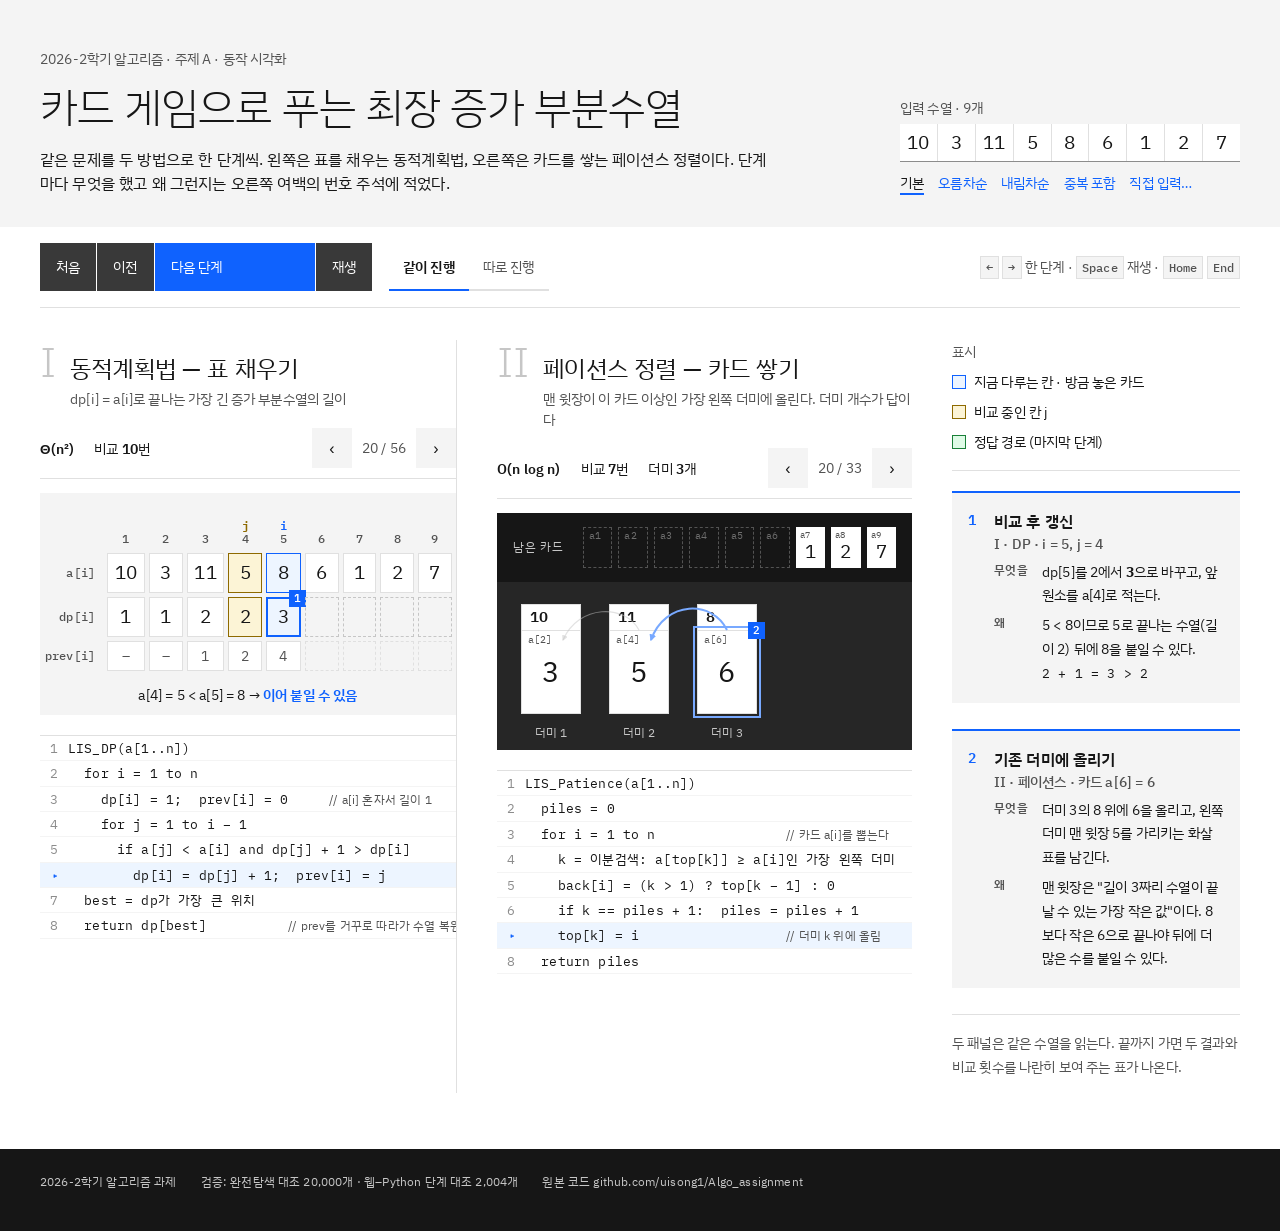
<file: mocks/ibm-carbon.html>
<!doctype html>
<html lang="ko">
<head>
<meta charset="utf-8">
<meta name="viewport" content="width=device-width, initial-scale=1">
<title>시안 · IBM Carbon 스타일</title>
<!-- 시안: 정적 화면. 상태 = DP 20/56(i=5, j=4 갱신), 페이션스 20/33(카드 6을 더미 3에) -->
<link rel="preconnect" href="https://fonts.googleapis.com">
<link rel="stylesheet" href="https://fonts.googleapis.com/css2?family=IBM+Plex+Sans+KR:wght@300;400;500;600;700&family=IBM+Plex+Mono:wght@400;500&display=swap">
<style>
:root {
  /* palette.mjs --seed 211.1 --chroma balanced --harmony mono (DESIGN.md) */
  --neutral-1: #fcfdfd; --neutral-2: #f7f9f9; --neutral-3: #eef1f2; --neutral-4: #e4e9ea;
  --neutral-5: #d8dfe1; --neutral-6: #cbd4d6; --neutral-7: #bbc6c8; --neutral-8: #a1adb0;
  --neutral-11: #5d6567; --neutral-12: #2a2f30;
  --accent-2: #f2fbfd; --accent-3: #e0f5f9; --accent-5: #78a9ff; --accent-8: #67b9c9;
  --accent-11: #356d77; --accent-12: #163338;
  --warning-3: #f9f0dd; --warning-9: #dbb155; --warning-11: #76602f;
  --background: var(--neutral-1); --surface: var(--neutral-2);
  --border-subtle: var(--neutral-6); --border: var(--neutral-7); --border-strong: var(--neutral-8);
  --text-secondary: var(--neutral-11); --text: var(--neutral-12);
  /* 데이터 전용 */
  --mark-i: var(--accent-11); --mark-i-bg: var(--accent-3);
  --mark-j: var(--warning-11); --mark-j-bg: var(--warning-3);
  --mark-path: #a8445e; --mark-path-bg: #f8e6eb;
  --felt: #2e4a3e; --felt-deep: #24392f; --card: #fbfaf6;
  /* 글꼴 */
  --display: "IBM Plex Sans KR", "Apple SD Gothic Neo", sans-serif;
  --sans: "IBM Plex Sans KR", "Apple SD Gothic Neo", sans-serif;
  --mono: "IBM Plex Mono", ui-monospace, Menlo, "IBM Plex Sans KR", monospace;
  /* 1.25 스케일 */
  --t-xs: 12px; --t-s: 13.5px; --t-m: 15px; --t-l: 18.75px; --t-xl: 23.4px; --t-2xl: 29.3px; --t-3xl: 36.6px;
  --ease: cubic-bezier(.2,.7,.2,1);
}
* { box-sizing: border-box; }
html { background: var(--background); }
body { margin: 0; color: var(--text); font: 400 var(--t-m)/1.65 var(--sans); font-feature-settings: "tnum"; }
.wrap { max-width: 1440px; margin: 0 auto; padding: 0 40px; }
.caps { font-size: var(--t-xs); letter-spacing: .08em; color: var(--text-secondary); font-weight: 500; }

/* ── 머리말 ─────────────────────────── */
.mast { display: grid; grid-template-columns: 1fr 340px; gap: 48px; align-items: end;
        padding: 40px 0 24px; border-bottom: 1px solid var(--text); }
.mast h1 { font: 700 var(--t-3xl)/1.25 var(--display); margin: 8px 0 10px; letter-spacing: -.02em; }
.mast .lede { margin: 0; color: var(--text-secondary); max-width: 46em; }
.input .seq { display: flex; gap: 0; margin: 6px 0 10px; border-top: 1px solid var(--border-subtle); border-bottom: 1px solid var(--border-subtle); }
.input .seq span { flex: 1; text-align: center; font: 500 var(--t-l)/2 var(--sans); }
.input .seq span + span { border-left: 1px solid var(--border-subtle); }
.presets { display: flex; flex-wrap: wrap; gap: 4px 14px; font-size: var(--t-s); }
.presets a { color: var(--text-secondary); text-decoration: none; border-bottom: 1px solid transparent; }
.presets a[aria-current] { color: var(--text); border-bottom-color: var(--text); }

/* ── 조작 막대 ───────────────────────── */
.controls { display: flex; align-items: center; gap: 12px; padding: 12px 0; border-bottom: 1px solid var(--border-subtle); }
.btn { font: 500 var(--t-m)/1 var(--sans); padding: 12px 18px; min-height: 44px; border: 1px solid var(--border); background: var(--background); color: var(--text); cursor: pointer; }
.btn.primary { background: var(--text); color: var(--neutral-1); border-color: var(--text); }
.btn:focus-visible { outline: 2px solid var(--accent-11); outline-offset: 2px; }
.seg { display: inline-flex; margin-left: 12px; }
.seg .btn { padding: 12px 14px; font-size: var(--t-s); }
.seg .btn + .btn { border-left: 0; }
.seg .btn[aria-pressed="true"] { background: var(--neutral-3); }
.controls .hint { margin-left: auto; font-size: var(--t-s); color: var(--text-secondary); }
kbd { font: 500 11.5px/1 var(--mono); border: 1px solid var(--border); padding: 3px 5px; background: var(--surface); }

/* ── 원고: 두 패널 + 여백 ───────────────── */
.sheet { display: grid; grid-template-columns: minmax(0,1fr) minmax(0,1fr) 288px; column-gap: 40px; padding: 32px 0 56px; }
.pane { min-width: 0; }
.pane + .pane { padding-left: 40px; border-left: 1px solid var(--border-subtle); margin-left: -40px; }
.pane header { display: grid; grid-template-columns: auto 1fr; column-gap: 14px; align-items: baseline; }
.pane .numeral { font: 700 var(--t-2xl)/1 var(--display); color: var(--border-strong); grid-row: span 2; }
.pane h2 { font: 600 var(--t-xl)/1.25 var(--display); margin: 0; }
.pane .def { margin: 4px 0 0; font-size: var(--t-s); color: var(--text-secondary); }
.meta { display: flex; flex-wrap: wrap; gap: 8px 20px; align-items: baseline; margin: 18px 0 14px; padding-bottom: 10px; border-bottom: 1px solid var(--border-subtle); font-size: var(--t-s); }
.meta b { font-weight: 600; } .meta > span { white-space: nowrap; }
.meta .big { font-family: var(--sans); font-weight: 600; font-size: var(--t-s); color: var(--text); }
.meta .step { margin-left: auto; display: flex; gap: 10px; align-items: center; color: var(--text-secondary); }
.meta .step button { font: 400 16px/1 var(--sans); border: 1px solid var(--border-subtle); background: none; width: 32px; height: 32px; cursor: pointer; color: var(--text); }

/* DP 표 */
.dp { position: relative; padding: 14px 0 6px;
      background-image: linear-gradient(var(--neutral-3) 1px, transparent 1px), linear-gradient(90deg, var(--neutral-3) 1px, transparent 1px);
      background-size: 12px 12px; background-position: -1px -1px; }
.dp table { border-collapse: separate; border-spacing: 4px; margin: 0 auto; }
.dp th { font: 500 var(--t-xs)/1 var(--mono); color: var(--text-secondary); text-align: right; padding-right: 8px; white-space: nowrap; }
.dp thead th { text-align: center; padding: 0 0 4px; font-family: var(--sans); }
.dp thead .ij { display: block; height: 16px; font: 600 var(--t-xs)/16px var(--mono); }
.dp td { position: relative; width: 44px; height: 40px; text-align: center; background: var(--background); border: 1px solid var(--border);
         font: 500 var(--t-l)/1 var(--sans); transition: background 120ms var(--ease), border-color 120ms var(--ease); }
.dp tr.prev td { height: 30px; font-size: var(--t-s); color: var(--text-secondary); border-color: var(--border-subtle); }
.dp td.empty { border: 1px dashed var(--border-subtle); background: transparent; color: var(--border); }
.dp td.j { background: var(--mark-j-bg); border-color: var(--mark-j); }
.dp td.i { background: var(--mark-i-bg); border-color: var(--mark-i); }
.dp td.i.hot { border-width: 2px; }
.dp .rel { text-align: center; margin: 10px 0 0; font-size: var(--t-s); }
.dp .rel .ok { color: var(--mark-i); font-weight: 600; }
.fn { position: absolute; top: -9px; right: -7px; min-width: 17px; height: 17px; padding: 0 4px; background: var(--mark-i); color: #fff;
      font: 600 11px/17px var(--sans); text-align: center; }
.ij .j { color: var(--mark-j); } .ij .i { color: var(--mark-i); }

/* 페이션스: 펠트 테이블 */
.table { background: var(--felt); color: #e8efe9; }
.deck { display: grid; grid-template-columns: 64px repeat(9, 1fr); gap: 6px; align-items: center; padding: 14px 16px; background: var(--felt-deep); }
.deck .lbl { font-size: var(--t-xs); letter-spacing: .06em; color: #b9c9be; }
.slot { aspect-ratio: 5/7; border: 1px dashed rgba(232,239,233,.28); border-radius: 3px; position: relative; }
.slot .ix { position: absolute; top: 3px; left: 5px; font: 400 10px/1 var(--mono); color: rgba(198,198,198,.5); }
.mini { aspect-ratio: 5/7; background: var(--card); color: var(--text); border-radius: 3px; display: grid; place-items: center; position: relative;
        font: 700 var(--t-l)/1 var(--display); padding-top: 8px; box-shadow: 0 1px 2px rgba(20,40,32,.35); }
.mini .ix { position: absolute; top: 3px; left: 4px; font: 400 9px/1 var(--mono); color: var(--text-secondary); }
.piles { position: relative; height: 168px; padding: 22px 24px 0; }
.pile { position: absolute; top: 22px; width: 60px; }
.card { position: absolute; left: 0; width: 60px; height: 84px; background: var(--card); color: var(--text); border-radius: 3px;
        box-shadow: 0 1px 0 rgba(20,40,32,.25), 0 4px 10px rgba(20,40,32,.28); }
.card .v { position: absolute; inset: 0; display: grid; place-items: center; font: 700 var(--t-2xl)/1 var(--display); }
.card .ix { position: absolute; top: 4px; left: 6px; font: 400 10px/1 var(--mono); color: var(--text-secondary); }
.card.buried .v { place-items: start; padding: 4px 0 0 8px; font-size: var(--t-m); }
.card.buried .ix { display: none; }
.card.new { outline: 2px solid var(--accent-5); outline-offset: 2px; }
.card .fn { top: -9px; right: -9px; }
.pile .cap { position: absolute; top: 120px; width: 60px; text-align: center; font-size: var(--t-xs); color: #b9c9be; }
.arrows { position: absolute; left: 0; top: 0; overflow: visible; pointer-events: none; }

/* 의사코드 */
.code { overflow-x: auto; margin: 20px 0 0; padding: 0; list-style: none; font: 400 12.5px/1.95 var(--mono); border-top: 1px solid var(--border-subtle); counter-reset: ln; }
.code li { display: grid; grid-template-columns: 28px 1fr; counter-increment: ln; border-bottom: 1px solid var(--neutral-3); white-space: pre; overflow: hidden; }
.code li::before { content: counter(ln); color: var(--border-strong); text-align: right; padding-right: 10px; }
.code li.on { background: var(--accent-2); }
.code li.on::before { content: "▸"; color: var(--mark-i); }
.code em { font-style: normal; color: var(--text-secondary); font-family: var(--sans); font-size: 12px; }

/* 여백 주석 */
.notes { font-size: var(--t-s); line-height: 1.7; }
.notes .legend { display: grid; gap: 6px; padding-bottom: 16px; margin-bottom: 20px; border-bottom: 1px solid var(--border-subtle); }
.sw { display: inline-block; width: 14px; height: 14px; vertical-align: -2px; margin-right: 8px; border: 1px solid; }
.sw.i { background: var(--mark-i-bg); border-color: var(--mark-i); }
.sw.j { background: var(--mark-j-bg); border-color: var(--mark-j); }
.sw.p { background: var(--mark-path-bg); border-color: var(--mark-path); }
.note { display: grid; grid-template-columns: 26px 1fr; margin-bottom: 26px; }
.note .num { font: 600 var(--t-s)/1.7 var(--sans); color: var(--mark-i); }
.note h3 { margin: 0 0 6px; font: 600 var(--t-m)/1.5 var(--sans); }
.note h3 small { display: block; font-weight: 500; }
.note p { margin: 0 0 6px; display: grid; grid-template-columns: 48px 1fr; }
.note .lab { font-weight: 600; color: var(--text-secondary); font-size: var(--t-xs); letter-spacing: .04em; }
.note .math { font-family: var(--mono); font-size: 12.5px; white-space: nowrap; }
.notes .kb { color: var(--text-secondary); padding-top: 16px; border-top: 1px solid var(--border-subtle); }
.notes .kb kbd { margin-right: 2px; }

footer.colophon { border-top: 1px solid var(--text); padding: 14px 0 40px; font-size: var(--t-xs); color: var(--text-secondary); display: flex; gap: 24px; }

@media (max-width: 1180px) {
  .sheet { grid-template-columns: minmax(0,1fr) minmax(0,1fr); }
  .notes { grid-column: 1 / -1; display: grid; grid-template-columns: repeat(2, 1fr); column-gap: 40px; margin-top: 32px; padding-top: 24px; border-top: 1px solid var(--border-subtle); }
  .notes .legend, .notes .kb { grid-column: 1 / -1; }
}
@media (max-width: 760px) {
  .wrap { padding: 0 16px; }
  .mast { grid-template-columns: 1fr; gap: 16px; }
  .mast h1 { font-size: var(--t-2xl); }
  .sheet { grid-template-columns: 1fr; }
  .pane + .pane { border-left: 0; padding-left: 0; margin-left: 0; margin-top: 40px; }
  .notes { grid-template-columns: 1fr; }
  .controls { flex-wrap: wrap; } .controls .hint { display: none; }
  .dp { overflow-x: auto; }
  footer.colophon { flex-direction: column; gap: 4px; }
  .deck { grid-template-columns: repeat(9, 1fr); } .deck .lbl { grid-column: 1 / -1; }
}
@media (prefers-reduced-motion: reduce) { * { transition-duration: 0ms !important; animation-duration: 0ms !important; } }

/* ── IBM Carbon 스타일 덮어쓰기 (awesome-design-md/ibm/DESIGN.md) ── */
:root {
  --background: #ffffff; --surface: #f4f4f4; --neutral-1: #ffffff; --neutral-3: #f4f4f4;
  --border-subtle: #e0e0e0; --border: #c6c6c6; --border-strong: #8c8c8c;
  --text: #161616; --text-secondary: #525252;
  --accent-2: #edf5ff; --accent-3: #edf5ff; --accent-5: #78a9ff; --accent-11: #0f62fe;
  --mark-i: #0f62fe; --mark-i-bg: #edf5ff;
  --mark-j: #8e6a00; --mark-j-bg: #fcf4d6;
  --mark-path: #198038; --mark-path-bg: #defbe6;
  --felt: #262626; --felt-deep: #161616; --card: #ffffff;
}
body { font-size: 16px; letter-spacing: .16px; line-height: 1.5; }
.caps { font-size: 14px; letter-spacing: .16px; color: #525252; font-weight: 400; }
/* 머리말: 회색 띠(surface-1) + 얇은 300 굵기 제목 */
.mast { background: #f4f4f4; border-bottom: 0; margin: 0 -40px; padding: 48px 40px 32px; }
.mast h1 { font-weight: 300; font-size: 42px; line-height: 1.2; letter-spacing: 0; margin: 12px 0 16px; }
.mast .lede { font-size: 16px; color: #161616; }
.input .seq { background: #fff; border: 0; border-bottom: 1px solid #8c8c8c; }
.input .seq span { font-weight: 400; }
.input .seq span + span { border-left: 1px solid #e0e0e0; }
.presets a { font-size: 14px; color: #0f62fe; }
.presets a[aria-current] { color: #161616; border-bottom: 2px solid #0f62fe; }
/* 조작 막대: Carbon 버튼 */
.controls { border-bottom: 1px solid #e0e0e0; padding: 16px 0; gap: 1px; }
.btn { font-size: 14px; font-weight: 400; letter-spacing: .16px; padding: 14px 16px; min-height: 48px; border: 0; background: #161616; color: #fff; }
.btn.primary { background: #0f62fe; border: 0; min-width: 160px; text-align: left; }
.btn:not(.primary) { background: #393939; }
.controls > .btn:first-child { margin-right: 0; }
.seg { margin-left: 16px; }
.seg .btn { background: #fff; color: #525252; border-bottom: 2px solid #e0e0e0; min-height: 48px; }
.seg .btn[aria-pressed="true"] { background: #fff; color: #161616; font-weight: 600; border-bottom-color: #0f62fe; }
.seg .btn + .btn { border-left: 0; }
kbd { background: #f4f4f4; border-color: #e0e0e0; }
/* 패널 */
.pane .numeral { font-weight: 300; font-size: 42px; color: #c6c6c6; }
.pane h2 { font-weight: 400; font-size: 24px; line-height: 1.33; }
.meta { border-bottom-color: #e0e0e0; font-size: 14px; }
.meta .big { font-weight: 600; }
.meta .step button { border: 0; background: #f4f4f4; width: 40px; height: 40px; }
.dp { background-image: none; background: #f4f4f4; padding: 20px 0 10px; }
.dp td { border-color: #e0e0e0; font-weight: 400; }
.dp td.empty { border-color: #c6c6c6; }
.dp td.i.hot { border-width: 2px; }
.dp .rel .ok { color: #0f62fe; }
.fn { background: #0f62fe; }
/* 카드 테이블: 펠트 대신 차콜(inverse surface) */
.table { color: #c6c6c6; }
.deck .lbl, .pile .cap { color: #c6c6c6; }
.card, .mini { border-radius: 0; box-shadow: none; }
.card { border: 1px solid #e0e0e0; }
.card .v { font-weight: 400; }
.mini { font-weight: 400; }
.card.buried .v { font-weight: 600; }
.card.new { outline: 2px solid #78a9ff; }
.slot { border-radius: 0; border-color: rgba(198,198,198,.35); }
/* 의사코드 */
.code { border-top-color: #e0e0e0; }
.code li { border-bottom-color: #f4f4f4; }
.code li.on { background: #edf5ff; }
/* 여백 주석: 얇은 테두리 타일 */
.notes { font-size: 14px; }
.notes .legend { border-bottom-color: #e0e0e0; }
.note { background: #f4f4f4; padding: 16px 16px 12px; border-top: 2px solid #0f62fe; }
.note + .note { margin-top: 2px; }
.note .num { color: #0f62fe; }
.note h3 { font-weight: 600; font-size: 16px; }
.sw { border-width: 1px; }
/* 바닥글: 반전 */
footer.colophon { background: #161616; color: #c6c6c6; border-top: 0; margin: 0 -40px; padding: 24px 40px 40px; }
@media (max-width: 760px) { .mast, footer.colophon { margin: 0 -16px; padding-left: 16px; padding-right: 16px; } .mast h1 { font-size: 32px; } }
</style>
</head>
<body>
<div class="wrap">

<header class="mast">
  <div>
    <div class="caps">2026-2학기 알고리즘 · 주제 A · 동작 시각화</div>
    <h1>카드 게임으로 푸는 최장 증가 부분수열</h1>
    <p class="lede">같은 문제를 두 방법으로 한 단계씩. 왼쪽은 표를 채우는 동적계획법, 오른쪽은 카드를 쌓는 페이션스 정렬이다. 단계마다 무엇을 했고 왜 그런지는 오른쪽 여백의 번호 주석에 적었다.</p>
  </div>
  <div class="input">
    <div class="caps">입력 수열 · 9개</div>
    <div class="seq"><span>10</span><span>3</span><span>11</span><span>5</span><span>8</span><span>6</span><span>1</span><span>2</span><span>7</span></div>
    <nav class="presets" aria-label="예제 수열">
      <a href="#" aria-current="true">기본</a><a href="#">오름차순</a><a href="#">내림차순</a><a href="#">중복 포함</a><a href="#">직접 입력…</a>
    </nav>
  </div>
</header>

<div class="controls" role="toolbar" aria-label="단계 조작">
  <button class="btn">처음</button>
  <button class="btn">이전</button>
  <button class="btn primary">다음 단계</button>
  <button class="btn">재생</button>
  <span class="seg" role="group" aria-label="진행 방식">
    <button class="btn" aria-pressed="true">같이 진행</button><button class="btn" aria-pressed="false">따로 진행</button>
  </span>
  <span class="hint"><kbd>←</kbd> <kbd>→</kbd> 한 단계 · <kbd>Space</kbd> 재생 · <kbd>Home</kbd> <kbd>End</kbd></span>
</div>

<main class="sheet">

  <!-- I. DP -->
  <section class="pane" aria-labelledby="h-dp">
    <header>
      <span class="numeral">I</span>
      <h2 id="h-dp">동적계획법 — 표 채우기</h2>
      <p class="def">dp[i] = a[i]로 끝나는 가장 긴 증가 부분수열의 길이</p>
    </header>
    <div class="meta"><span class="big">Θ(n²)</span><span>비교 <b>10</b>번</span>
      <span class="step"><button aria-label="DP 이전">‹</button><span>20 / 56</span><button aria-label="DP 다음">›</button></span></div>

    <div class="dp">
      <table>
        <thead>
          <tr><th></th><th><span class="ij"></span>1</th><th><span class="ij"></span>2</th><th><span class="ij"></span>3</th><th><span class="ij"><span class="j">j</span></span>4</th><th><span class="ij"><span class="i">i</span></span>5</th><th><span class="ij"></span>6</th><th><span class="ij"></span>7</th><th><span class="ij"></span>8</th><th><span class="ij"></span>9</th></tr>
        </thead>
        <tbody>
          <tr><th>a[i]</th><td>10</td><td>3</td><td>11</td><td class="j">5</td><td class="i">8</td><td>6</td><td>1</td><td>2</td><td>7</td></tr>
          <tr><th>dp[i]</th><td>1</td><td>1</td><td>2</td><td class="j">2</td><td class="i hot">3<span class="fn">1</span></td><td class="empty"></td><td class="empty"></td><td class="empty"></td><td class="empty"></td></tr>
          <tr class="prev"><th>prev[i]</th><td>–</td><td>–</td><td>1</td><td>2</td><td>4</td><td class="empty"></td><td class="empty"></td><td class="empty"></td><td class="empty"></td></tr>
        </tbody>
      </table>
      <p class="rel">a[4] = 5 &lt; a[5] = 8 → <span class="ok">이어 붙일 수 있음</span></p>
    </div>

    <ol class="code" aria-label="DP 의사코드">
      <li><span>LIS_DP(a[1..n])</span></li>
      <li><span>  for i = 1 to n</span></li>
      <li><span>    dp[i] = 1;  prev[i] = 0     <em>// a[i] 혼자서 길이 1</em></span></li>
      <li><span>    for j = 1 to i − 1</span></li>
      <li><span>      if a[j] &lt; a[i] and dp[j] + 1 &gt; dp[i]</span></li>
      <li class="on"><span>        dp[i] = dp[j] + 1;  prev[i] = j</span></li>
      <li><span>  best = dp가 가장 큰 위치</span></li>
      <li><span>  return dp[best]          <em>// prev를 거꾸로 따라가 수열 복원</em></span></li>
    </ol>
  </section>

  <!-- II. 페이션스 -->
  <section class="pane" aria-labelledby="h-pt">
    <header>
      <span class="numeral">II</span>
      <h2 id="h-pt">페이션스 정렬 — 카드 쌓기</h2>
      <p class="def">맨 윗장이 이 카드 이상인 가장 왼쪽 더미에 올린다. 더미 개수가 답이다</p>
    </header>
    <div class="meta"><span class="big">O(n log n)</span><span>비교 <b>7</b>번</span><span>더미 <b>3</b>개</span>
      <span class="step"><button aria-label="페이션스 이전">‹</button><span>20 / 33</span><button aria-label="페이션스 다음">›</button></span></div>

    <div class="table">
      <div class="deck">
        <span class="lbl">남은 카드</span>
        <span class="slot"><span class="ix">a1</span></span><span class="slot"><span class="ix">a2</span></span><span class="slot"><span class="ix">a3</span></span>
        <span class="slot"><span class="ix">a4</span></span><span class="slot"><span class="ix">a5</span></span><span class="slot"><span class="ix">a6</span></span>
        <span class="mini"><span class="ix">a7</span>1</span><span class="mini"><span class="ix">a8</span>2</span><span class="mini"><span class="ix">a9</span>7</span>
      </div>
      <div class="piles">
        <div class="pile" style="left:24px">
          <div class="card buried" style="top:0"><span class="v">10</span></div>
          <div class="card" style="top:26px"><span class="ix">a[2]</span><span class="v">3</span></div>
          <span class="cap">더미 1</span>
        </div>
        <div class="pile" style="left:112px">
          <div class="card buried" style="top:0"><span class="v">11</span></div>
          <div class="card" style="top:26px"><span class="ix">a[4]</span><span class="v">5</span></div>
          <span class="cap">더미 2</span>
        </div>
        <div class="pile" style="left:200px">
          <div class="card buried" style="top:0"><span class="v">8</span></div>
          <div class="card new" style="top:26px"><span class="ix">a[6]</span><span class="v">6</span><span class="fn">2</span></div>
          <span class="cap">더미 3</span>
        </div>
        <svg class="arrows" width="520" height="168" aria-hidden="true">
          <defs>
            <marker id="ah" viewBox="0 0 10 10" refX="8" refY="5" markerWidth="7" markerHeight="7" orient="auto-start-reverse" markerUnits="userSpaceOnUse"><path d="M0 0 L10 5 L0 10 z" fill="#78a9ff"/></marker>
            <marker id="ahf" viewBox="0 0 10 10" refX="8" refY="5" markerWidth="6" markerHeight="6" orient="auto-start-reverse" markerUnits="userSpaceOnUse"><path d="M0 0 L10 5 L0 10 z" fill="rgba(198,198,198,.5)"/></marker>
          </defs>
          <path d="M142 48 C 128 22, 82 22, 66 58" fill="none" stroke="rgba(198,198,198,.5)" stroke-width="1.25" marker-end="url(#ahf)"/>
          <path d="M230 48 C 216 18, 168 18, 154 58" fill="none" stroke="#78a9ff" stroke-width="2" marker-end="url(#ah)"/>
        </svg>
      </div>
    </div>

    <ol class="code" aria-label="페이션스 의사코드">
      <li><span>LIS_Patience(a[1..n])</span></li>
      <li><span>  piles = 0</span></li>
      <li><span>  for i = 1 to n                <em>// 카드 a[i]를 뽑는다</em></span></li>
      <li><span>    k = 이분검색: a[top[k]] ≥ a[i]인 가장 왼쪽 더미</span></li>
      <li><span>    back[i] = (k &gt; 1) ? top[k − 1] : 0</span></li>
      <li><span>    if k == piles + 1:  piles = piles + 1</span></li>
      <li class="on"><span>    top[k] = i                  <em>// 더미 k 위에 올림</em></span></li>
      <li><span>  return piles</span></li>
    </ol>
  </section>

  <!-- 여백 주석 -->
  <aside class="notes" aria-label="단계 설명">
    <div class="legend">
      <div class="caps">표시</div>
      <span><i class="sw i"></i>지금 다루는 칸 · 방금 놓은 카드</span>
      <span><i class="sw j"></i>비교 중인 칸 j</span>
      <span><i class="sw p"></i>정답 경로 (마지막 단계)</span>
    </div>

    <article class="note" id="n1">
      <span class="num">1</span>
      <div>
        <h3>비교 후 갱신 <small class="caps">I · DP · i = 5, j = 4</small></h3>
        <p><span class="lab">무엇을</span><span>dp[5]를 2에서 <b>3</b>으로 바꾸고, 앞 원소를 a[4]로 적는다.</span></p>
        <p><span class="lab">왜</span><span>5 &lt; 8이므로 5로 끝나는 수열(길이 2) 뒤에 8을 붙일 수 있다. <span class="math">2 + 1 = 3 &gt; 2</span></span></p>
      </div>
    </article>

    <article class="note" id="n2">
      <span class="num">2</span>
      <div>
        <h3>기존 더미에 올리기 <small class="caps">II · 페이션스 · 카드 a[6] = 6</small></h3>
        <p><span class="lab">무엇을</span><span>더미 3의 8 위에 6을 올리고, 왼쪽 더미 맨 윗장 5를 가리키는 화살표를 남긴다.</span></p>
        <p><span class="lab">왜</span><span>맨 윗장은 "길이 3짜리 수열이 끝날 수 있는 가장 작은 값"이다. 8보다 작은 6으로 끝나야 뒤에 더 많은 수를 붙일 수 있다.</span></p>
      </div>
    </article>

    <p class="kb">두 패널은 같은 수열을 읽는다. 끝까지 가면 두 결과와 비교 횟수를 나란히 보여 주는 표가 나온다.</p>
  </aside>
</main>

<footer class="colophon">
  <span>2026-2학기 알고리즘 과제</span><span>검증: 완전탐색 대조 20,000개 · 웹–Python 단계 대조 2,004개</span><span>원본 코드 github.com/uisong1/Algo_assignment</span>
</footer>

</div>
</body>
</html>
</file>
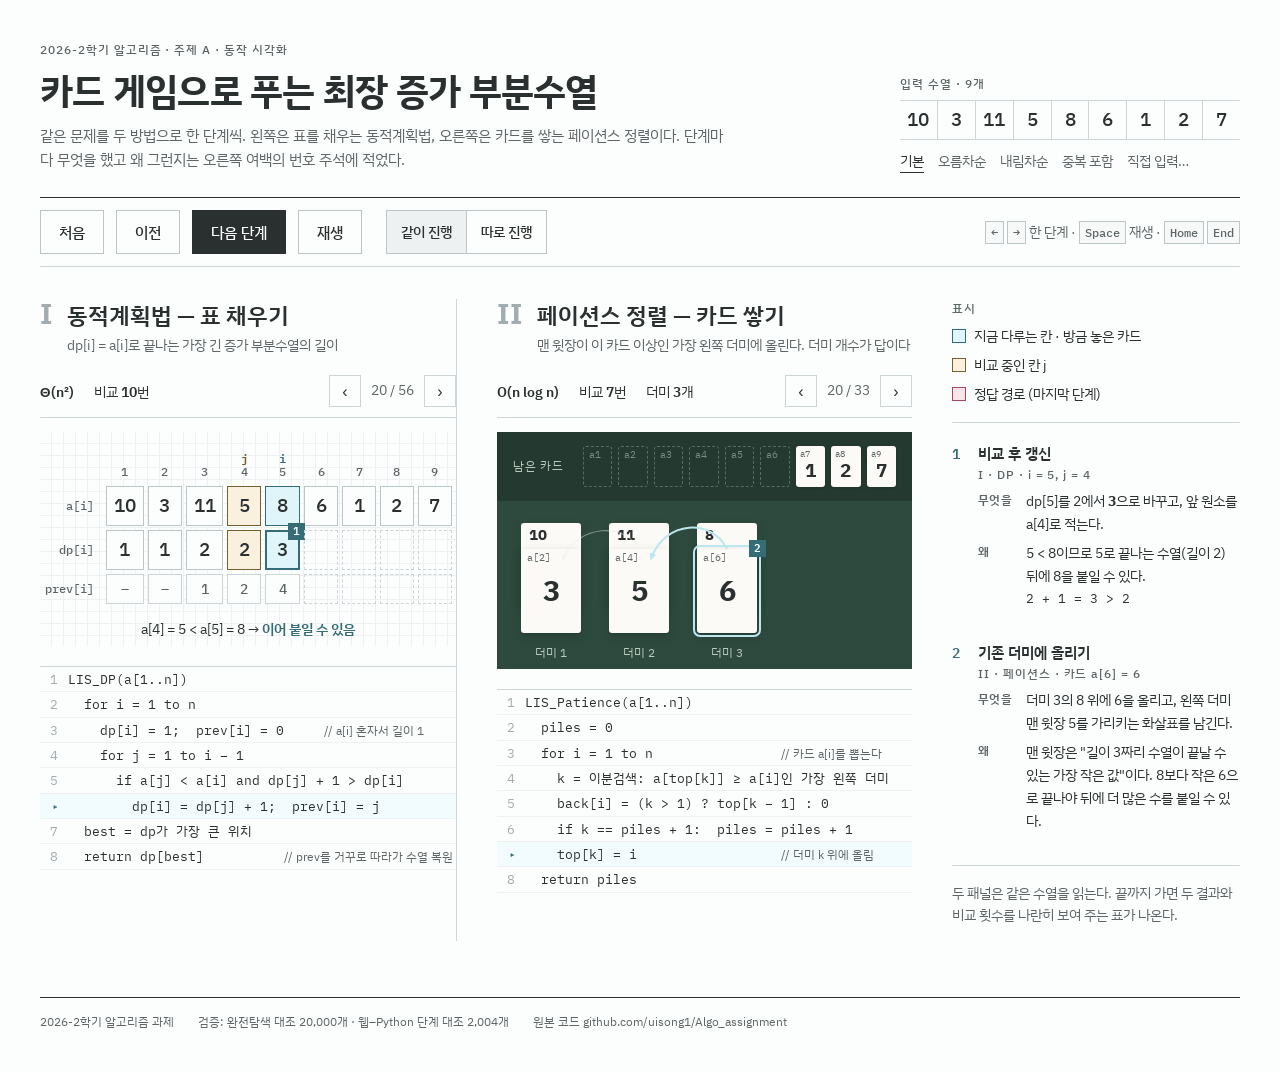
<file: mocks/marginal-ledger.html>
<!doctype html>
<html lang="ko">
<head>
<meta charset="utf-8">
<meta name="viewport" content="width=device-width, initial-scale=1">
<title>시안 · 각주 원고 (Marginal Ledger) · IBM Plex</title>
<!-- 시안: 정적 화면. 상태 = DP 20/56(i=5, j=4 갱신), 페이션스 20/33(카드 6을 더미 3에) -->
<link rel="preconnect" href="https://fonts.googleapis.com">
<link rel="stylesheet" href="https://fonts.googleapis.com/css2?family=IBM+Plex+Sans+KR:wght@400;500;600;700&family=IBM+Plex+Mono:wght@400;500&display=swap">
<style>
:root {
  /* palette.mjs --seed 211.1 --chroma balanced --harmony mono (DESIGN.md) */
  --neutral-1: #fcfdfd; --neutral-2: #f7f9f9; --neutral-3: #eef1f2; --neutral-4: #e4e9ea;
  --neutral-5: #d8dfe1; --neutral-6: #cbd4d6; --neutral-7: #bbc6c8; --neutral-8: #a1adb0;
  --neutral-11: #5d6567; --neutral-12: #2a2f30;
  --accent-2: #f2fbfd; --accent-3: #e0f5f9; --accent-5: #bde7ef; --accent-8: #67b9c9;
  --accent-11: #356d77; --accent-12: #163338;
  --warning-3: #f9f0dd; --warning-9: #dbb155; --warning-11: #76602f;
  --background: var(--neutral-1); --surface: var(--neutral-2);
  --border-subtle: var(--neutral-6); --border: var(--neutral-7); --border-strong: var(--neutral-8);
  --text-secondary: var(--neutral-11); --text: var(--neutral-12);
  /* 데이터 전용 */
  --mark-i: var(--accent-11); --mark-i-bg: var(--accent-3);
  --mark-j: var(--warning-11); --mark-j-bg: var(--warning-3);
  --mark-path: #a8445e; --mark-path-bg: #f8e6eb;
  --felt: #2e4a3e; --felt-deep: #24392f; --card: #fbfaf6;
  /* 글꼴 */
  --display: "IBM Plex Sans KR", "Apple SD Gothic Neo", sans-serif;
  --sans: "IBM Plex Sans KR", "Apple SD Gothic Neo", sans-serif;
  --mono: "IBM Plex Mono", ui-monospace, Menlo, "IBM Plex Sans KR", monospace;
  /* 1.25 스케일 */
  --t-xs: 12px; --t-s: 13.5px; --t-m: 15px; --t-l: 18.75px; --t-xl: 23.4px; --t-2xl: 29.3px; --t-3xl: 36.6px;
  --ease: cubic-bezier(.2,.7,.2,1);
}
* { box-sizing: border-box; }
html { background: var(--background); }
body { margin: 0; color: var(--text); font: 400 var(--t-m)/1.65 var(--sans); font-feature-settings: "tnum"; }
.wrap { max-width: 1440px; margin: 0 auto; padding: 0 40px; }
.caps { font-size: var(--t-xs); letter-spacing: .08em; color: var(--text-secondary); font-weight: 500; }

/* ── 머리말 ─────────────────────────── */
.mast { display: grid; grid-template-columns: 1fr 340px; gap: 48px; align-items: end;
        padding: 40px 0 24px; border-bottom: 1px solid var(--text); }
.mast h1 { font: 700 var(--t-3xl)/1.25 var(--display); margin: 8px 0 10px; letter-spacing: -.02em; }
.mast .lede { margin: 0; color: var(--text-secondary); max-width: 46em; }
.input .seq { display: flex; gap: 0; margin: 6px 0 10px; border-top: 1px solid var(--border-subtle); border-bottom: 1px solid var(--border-subtle); }
.input .seq span { flex: 1; text-align: center; font: 500 var(--t-l)/2 var(--sans); }
.input .seq span + span { border-left: 1px solid var(--border-subtle); }
.presets { display: flex; flex-wrap: wrap; gap: 4px 14px; font-size: var(--t-s); }
.presets a { color: var(--text-secondary); text-decoration: none; border-bottom: 1px solid transparent; }
.presets a[aria-current] { color: var(--text); border-bottom-color: var(--text); }

/* ── 조작 막대 ───────────────────────── */
.controls { display: flex; align-items: center; gap: 12px; padding: 12px 0; border-bottom: 1px solid var(--border-subtle); }
.btn { font: 500 var(--t-m)/1 var(--sans); padding: 12px 18px; min-height: 44px; border: 1px solid var(--border); background: var(--background); color: var(--text); cursor: pointer; }
.btn.primary { background: var(--text); color: var(--neutral-1); border-color: var(--text); }
.btn:focus-visible { outline: 2px solid var(--accent-11); outline-offset: 2px; }
.seg { display: inline-flex; margin-left: 12px; }
.seg .btn { padding: 12px 14px; font-size: var(--t-s); }
.seg .btn + .btn { border-left: 0; }
.seg .btn[aria-pressed="true"] { background: var(--neutral-3); }
.controls .hint { margin-left: auto; font-size: var(--t-s); color: var(--text-secondary); }
kbd { font: 500 11.5px/1 var(--mono); border: 1px solid var(--border); padding: 3px 5px; background: var(--surface); }

/* ── 원고: 두 패널 + 여백 ───────────────── */
.sheet { display: grid; grid-template-columns: minmax(0,1fr) minmax(0,1fr) 288px; column-gap: 40px; padding: 32px 0 56px; }
.pane { min-width: 0; }
.pane + .pane { padding-left: 40px; border-left: 1px solid var(--border-subtle); margin-left: -40px; }
.pane header { display: grid; grid-template-columns: auto 1fr; column-gap: 14px; align-items: baseline; }
.pane .numeral { font: 700 var(--t-2xl)/1 var(--display); color: var(--border-strong); grid-row: span 2; }
.pane h2 { font: 600 var(--t-xl)/1.25 var(--display); margin: 0; }
.pane .def { margin: 4px 0 0; font-size: var(--t-s); color: var(--text-secondary); }
.meta { display: flex; flex-wrap: wrap; gap: 8px 20px; align-items: baseline; margin: 18px 0 14px; padding-bottom: 10px; border-bottom: 1px solid var(--border-subtle); font-size: var(--t-s); }
.meta b { font-weight: 600; } .meta > span { white-space: nowrap; }
.meta .big { font-family: var(--sans); font-weight: 600; font-size: var(--t-s); color: var(--text); }
.meta .step { margin-left: auto; display: flex; gap: 10px; align-items: center; color: var(--text-secondary); }
.meta .step button { font: 400 16px/1 var(--sans); border: 1px solid var(--border-subtle); background: none; width: 32px; height: 32px; cursor: pointer; color: var(--text); }

/* DP 표 */
.dp { position: relative; padding: 14px 0 6px;
      background-image: linear-gradient(var(--neutral-3) 1px, transparent 1px), linear-gradient(90deg, var(--neutral-3) 1px, transparent 1px);
      background-size: 12px 12px; background-position: -1px -1px; }
.dp table { border-collapse: separate; border-spacing: 4px; margin: 0 auto; }
.dp th { font: 500 var(--t-xs)/1 var(--mono); color: var(--text-secondary); text-align: right; padding-right: 8px; white-space: nowrap; }
.dp thead th { text-align: center; padding: 0 0 4px; font-family: var(--sans); }
.dp thead .ij { display: block; height: 16px; font: 600 var(--t-xs)/16px var(--mono); }
.dp td { position: relative; width: 44px; height: 40px; text-align: center; background: var(--background); border: 1px solid var(--border);
         font: 500 var(--t-l)/1 var(--sans); transition: background 120ms var(--ease), border-color 120ms var(--ease); }
.dp tr.prev td { height: 30px; font-size: var(--t-s); color: var(--text-secondary); border-color: var(--border-subtle); }
.dp td.empty { border: 1px dashed var(--border-subtle); background: transparent; color: var(--border); }
.dp td.j { background: var(--mark-j-bg); border-color: var(--mark-j); }
.dp td.i { background: var(--mark-i-bg); border-color: var(--mark-i); }
.dp td.i.hot { border-width: 2px; }
.dp .rel { text-align: center; margin: 10px 0 0; font-size: var(--t-s); }
.dp .rel .ok { color: var(--mark-i); font-weight: 600; }
.fn { position: absolute; top: -9px; right: -7px; min-width: 17px; height: 17px; padding: 0 4px; background: var(--mark-i); color: #fff;
      font: 600 11px/17px var(--sans); text-align: center; }
.ij .j { color: var(--mark-j); } .ij .i { color: var(--mark-i); }

/* 페이션스: 펠트 테이블 */
.table { background: var(--felt); color: #e8efe9; }
.deck { display: grid; grid-template-columns: 64px repeat(9, 1fr); gap: 6px; align-items: center; padding: 14px 16px; background: var(--felt-deep); }
.deck .lbl { font-size: var(--t-xs); letter-spacing: .06em; color: #b9c9be; }
.slot { aspect-ratio: 5/7; border: 1px dashed rgba(232,239,233,.28); border-radius: 3px; position: relative; }
.slot .ix { position: absolute; top: 3px; left: 5px; font: 400 10px/1 var(--mono); color: rgba(232,239,233,.45); }
.mini { aspect-ratio: 5/7; background: var(--card); color: var(--text); border-radius: 3px; display: grid; place-items: center; position: relative;
        font: 700 var(--t-l)/1 var(--display); padding-top: 8px; box-shadow: 0 1px 2px rgba(20,40,32,.35); }
.mini .ix { position: absolute; top: 3px; left: 4px; font: 400 9px/1 var(--mono); color: var(--text-secondary); }
.piles { position: relative; height: 168px; padding: 22px 24px 0; }
.pile { position: absolute; top: 22px; width: 60px; }
.card { position: absolute; left: 0; width: 60px; height: 84px; background: var(--card); color: var(--text); border-radius: 3px;
        box-shadow: 0 1px 0 rgba(20,40,32,.25), 0 4px 10px rgba(20,40,32,.28); }
.card .v { position: absolute; inset: 0; display: grid; place-items: center; font: 700 var(--t-2xl)/1 var(--display); }
.card .ix { position: absolute; top: 4px; left: 6px; font: 400 10px/1 var(--mono); color: var(--text-secondary); }
.card.buried .v { place-items: start; padding: 4px 0 0 8px; font-size: var(--t-m); }
.card.buried .ix { display: none; }
.card.new { outline: 2px solid var(--accent-5); outline-offset: 2px; }
.card .fn { top: -9px; right: -9px; }
.pile .cap { position: absolute; top: 120px; width: 60px; text-align: center; font-size: var(--t-xs); color: #b9c9be; }
.arrows { position: absolute; left: 0; top: 0; overflow: visible; pointer-events: none; }

/* 의사코드 */
.code { overflow-x: auto; margin: 20px 0 0; padding: 0; list-style: none; font: 400 12.5px/1.95 var(--mono); border-top: 1px solid var(--border-subtle); counter-reset: ln; }
.code li { display: grid; grid-template-columns: 28px 1fr; counter-increment: ln; border-bottom: 1px solid var(--neutral-3); white-space: pre; overflow: hidden; }
.code li::before { content: counter(ln); color: var(--border-strong); text-align: right; padding-right: 10px; }
.code li.on { background: var(--accent-2); }
.code li.on::before { content: "▸"; color: var(--mark-i); }
.code em { font-style: normal; color: var(--text-secondary); font-family: var(--sans); font-size: 12px; }

/* 여백 주석 */
.notes { font-size: var(--t-s); line-height: 1.7; }
.notes .legend { display: grid; gap: 6px; padding-bottom: 16px; margin-bottom: 20px; border-bottom: 1px solid var(--border-subtle); }
.sw { display: inline-block; width: 14px; height: 14px; vertical-align: -2px; margin-right: 8px; border: 1px solid; }
.sw.i { background: var(--mark-i-bg); border-color: var(--mark-i); }
.sw.j { background: var(--mark-j-bg); border-color: var(--mark-j); }
.sw.p { background: var(--mark-path-bg); border-color: var(--mark-path); }
.note { display: grid; grid-template-columns: 26px 1fr; margin-bottom: 26px; }
.note .num { font: 600 var(--t-s)/1.7 var(--sans); color: var(--mark-i); }
.note h3 { margin: 0 0 6px; font: 600 var(--t-m)/1.5 var(--sans); }
.note h3 small { display: block; font-weight: 500; }
.note p { margin: 0 0 6px; display: grid; grid-template-columns: 48px 1fr; }
.note .lab { font-weight: 600; color: var(--text-secondary); font-size: var(--t-xs); letter-spacing: .04em; }
.note .math { font-family: var(--mono); font-size: 12.5px; white-space: nowrap; }
.notes .kb { color: var(--text-secondary); padding-top: 16px; border-top: 1px solid var(--border-subtle); }
.notes .kb kbd { margin-right: 2px; }

footer.colophon { border-top: 1px solid var(--text); padding: 14px 0 40px; font-size: var(--t-xs); color: var(--text-secondary); display: flex; gap: 24px; }

@media (max-width: 1180px) {
  .sheet { grid-template-columns: minmax(0,1fr) minmax(0,1fr); }
  .notes { grid-column: 1 / -1; display: grid; grid-template-columns: repeat(2, 1fr); column-gap: 40px; margin-top: 32px; padding-top: 24px; border-top: 1px solid var(--border-subtle); }
  .notes .legend, .notes .kb { grid-column: 1 / -1; }
}
@media (max-width: 760px) {
  .wrap { padding: 0 16px; }
  .mast { grid-template-columns: 1fr; gap: 16px; }
  .mast h1 { font-size: var(--t-2xl); }
  .sheet { grid-template-columns: 1fr; }
  .pane + .pane { border-left: 0; padding-left: 0; margin-left: 0; margin-top: 40px; }
  .notes { grid-template-columns: 1fr; }
  .controls { flex-wrap: wrap; } .controls .hint { display: none; }
  .dp { overflow-x: auto; }
  footer.colophon { flex-direction: column; gap: 4px; }
  .deck { grid-template-columns: repeat(9, 1fr); } .deck .lbl { grid-column: 1 / -1; }
}
@media (prefers-reduced-motion: reduce) { * { transition-duration: 0ms !important; animation-duration: 0ms !important; } }
</style>
</head>
<body>
<div class="wrap">

<header class="mast">
  <div>
    <div class="caps">2026-2학기 알고리즘 · 주제 A · 동작 시각화</div>
    <h1>카드 게임으로 푸는 최장 증가 부분수열</h1>
    <p class="lede">같은 문제를 두 방법으로 한 단계씩. 왼쪽은 표를 채우는 동적계획법, 오른쪽은 카드를 쌓는 페이션스 정렬이다. 단계마다 무엇을 했고 왜 그런지는 오른쪽 여백의 번호 주석에 적었다.</p>
  </div>
  <div class="input">
    <div class="caps">입력 수열 · 9개</div>
    <div class="seq"><span>10</span><span>3</span><span>11</span><span>5</span><span>8</span><span>6</span><span>1</span><span>2</span><span>7</span></div>
    <nav class="presets" aria-label="예제 수열">
      <a href="#" aria-current="true">기본</a><a href="#">오름차순</a><a href="#">내림차순</a><a href="#">중복 포함</a><a href="#">직접 입력…</a>
    </nav>
  </div>
</header>

<div class="controls" role="toolbar" aria-label="단계 조작">
  <button class="btn">처음</button>
  <button class="btn">이전</button>
  <button class="btn primary">다음 단계</button>
  <button class="btn">재생</button>
  <span class="seg" role="group" aria-label="진행 방식">
    <button class="btn" aria-pressed="true">같이 진행</button><button class="btn" aria-pressed="false">따로 진행</button>
  </span>
  <span class="hint"><kbd>←</kbd> <kbd>→</kbd> 한 단계 · <kbd>Space</kbd> 재생 · <kbd>Home</kbd> <kbd>End</kbd></span>
</div>

<main class="sheet">

  <!-- I. DP -->
  <section class="pane" aria-labelledby="h-dp">
    <header>
      <span class="numeral">I</span>
      <h2 id="h-dp">동적계획법 — 표 채우기</h2>
      <p class="def">dp[i] = a[i]로 끝나는 가장 긴 증가 부분수열의 길이</p>
    </header>
    <div class="meta"><span class="big">Θ(n²)</span><span>비교 <b>10</b>번</span>
      <span class="step"><button aria-label="DP 이전">‹</button><span>20 / 56</span><button aria-label="DP 다음">›</button></span></div>

    <div class="dp">
      <table>
        <thead>
          <tr><th></th><th><span class="ij"></span>1</th><th><span class="ij"></span>2</th><th><span class="ij"></span>3</th><th><span class="ij"><span class="j">j</span></span>4</th><th><span class="ij"><span class="i">i</span></span>5</th><th><span class="ij"></span>6</th><th><span class="ij"></span>7</th><th><span class="ij"></span>8</th><th><span class="ij"></span>9</th></tr>
        </thead>
        <tbody>
          <tr><th>a[i]</th><td>10</td><td>3</td><td>11</td><td class="j">5</td><td class="i">8</td><td>6</td><td>1</td><td>2</td><td>7</td></tr>
          <tr><th>dp[i]</th><td>1</td><td>1</td><td>2</td><td class="j">2</td><td class="i hot">3<span class="fn">1</span></td><td class="empty"></td><td class="empty"></td><td class="empty"></td><td class="empty"></td></tr>
          <tr class="prev"><th>prev[i]</th><td>–</td><td>–</td><td>1</td><td>2</td><td>4</td><td class="empty"></td><td class="empty"></td><td class="empty"></td><td class="empty"></td></tr>
        </tbody>
      </table>
      <p class="rel">a[4] = 5 &lt; a[5] = 8 → <span class="ok">이어 붙일 수 있음</span></p>
    </div>

    <ol class="code" aria-label="DP 의사코드">
      <li><span>LIS_DP(a[1..n])</span></li>
      <li><span>  for i = 1 to n</span></li>
      <li><span>    dp[i] = 1;  prev[i] = 0     <em>// a[i] 혼자서 길이 1</em></span></li>
      <li><span>    for j = 1 to i − 1</span></li>
      <li><span>      if a[j] &lt; a[i] and dp[j] + 1 &gt; dp[i]</span></li>
      <li class="on"><span>        dp[i] = dp[j] + 1;  prev[i] = j</span></li>
      <li><span>  best = dp가 가장 큰 위치</span></li>
      <li><span>  return dp[best]          <em>// prev를 거꾸로 따라가 수열 복원</em></span></li>
    </ol>
  </section>

  <!-- II. 페이션스 -->
  <section class="pane" aria-labelledby="h-pt">
    <header>
      <span class="numeral">II</span>
      <h2 id="h-pt">페이션스 정렬 — 카드 쌓기</h2>
      <p class="def">맨 윗장이 이 카드 이상인 가장 왼쪽 더미에 올린다. 더미 개수가 답이다</p>
    </header>
    <div class="meta"><span class="big">O(n log n)</span><span>비교 <b>7</b>번</span><span>더미 <b>3</b>개</span>
      <span class="step"><button aria-label="페이션스 이전">‹</button><span>20 / 33</span><button aria-label="페이션스 다음">›</button></span></div>

    <div class="table">
      <div class="deck">
        <span class="lbl">남은 카드</span>
        <span class="slot"><span class="ix">a1</span></span><span class="slot"><span class="ix">a2</span></span><span class="slot"><span class="ix">a3</span></span>
        <span class="slot"><span class="ix">a4</span></span><span class="slot"><span class="ix">a5</span></span><span class="slot"><span class="ix">a6</span></span>
        <span class="mini"><span class="ix">a7</span>1</span><span class="mini"><span class="ix">a8</span>2</span><span class="mini"><span class="ix">a9</span>7</span>
      </div>
      <div class="piles">
        <div class="pile" style="left:24px">
          <div class="card buried" style="top:0"><span class="v">10</span></div>
          <div class="card" style="top:26px"><span class="ix">a[2]</span><span class="v">3</span></div>
          <span class="cap">더미 1</span>
        </div>
        <div class="pile" style="left:112px">
          <div class="card buried" style="top:0"><span class="v">11</span></div>
          <div class="card" style="top:26px"><span class="ix">a[4]</span><span class="v">5</span></div>
          <span class="cap">더미 2</span>
        </div>
        <div class="pile" style="left:200px">
          <div class="card buried" style="top:0"><span class="v">8</span></div>
          <div class="card new" style="top:26px"><span class="ix">a[6]</span><span class="v">6</span><span class="fn">2</span></div>
          <span class="cap">더미 3</span>
        </div>
        <svg class="arrows" width="520" height="168" aria-hidden="true">
          <defs>
            <marker id="ah" viewBox="0 0 10 10" refX="8" refY="5" markerWidth="7" markerHeight="7" orient="auto-start-reverse" markerUnits="userSpaceOnUse"><path d="M0 0 L10 5 L0 10 z" fill="#bde7ef"/></marker>
            <marker id="ahf" viewBox="0 0 10 10" refX="8" refY="5" markerWidth="6" markerHeight="6" orient="auto-start-reverse" markerUnits="userSpaceOnUse"><path d="M0 0 L10 5 L0 10 z" fill="rgba(232,239,233,.45)"/></marker>
          </defs>
          <path d="M142 48 C 128 22, 82 22, 66 58" fill="none" stroke="rgba(232,239,233,.45)" stroke-width="1.25" marker-end="url(#ahf)"/>
          <path d="M230 48 C 216 18, 168 18, 154 58" fill="none" stroke="#bde7ef" stroke-width="2" marker-end="url(#ah)"/>
        </svg>
      </div>
    </div>

    <ol class="code" aria-label="페이션스 의사코드">
      <li><span>LIS_Patience(a[1..n])</span></li>
      <li><span>  piles = 0</span></li>
      <li><span>  for i = 1 to n                <em>// 카드 a[i]를 뽑는다</em></span></li>
      <li><span>    k = 이분검색: a[top[k]] ≥ a[i]인 가장 왼쪽 더미</span></li>
      <li><span>    back[i] = (k &gt; 1) ? top[k − 1] : 0</span></li>
      <li><span>    if k == piles + 1:  piles = piles + 1</span></li>
      <li class="on"><span>    top[k] = i                  <em>// 더미 k 위에 올림</em></span></li>
      <li><span>  return piles</span></li>
    </ol>
  </section>

  <!-- 여백 주석 -->
  <aside class="notes" aria-label="단계 설명">
    <div class="legend">
      <div class="caps">표시</div>
      <span><i class="sw i"></i>지금 다루는 칸 · 방금 놓은 카드</span>
      <span><i class="sw j"></i>비교 중인 칸 j</span>
      <span><i class="sw p"></i>정답 경로 (마지막 단계)</span>
    </div>

    <article class="note" id="n1">
      <span class="num">1</span>
      <div>
        <h3>비교 후 갱신 <small class="caps">I · DP · i = 5, j = 4</small></h3>
        <p><span class="lab">무엇을</span><span>dp[5]를 2에서 <b>3</b>으로 바꾸고, 앞 원소를 a[4]로 적는다.</span></p>
        <p><span class="lab">왜</span><span>5 &lt; 8이므로 5로 끝나는 수열(길이 2) 뒤에 8을 붙일 수 있다. <span class="math">2 + 1 = 3 &gt; 2</span></span></p>
      </div>
    </article>

    <article class="note" id="n2">
      <span class="num">2</span>
      <div>
        <h3>기존 더미에 올리기 <small class="caps">II · 페이션스 · 카드 a[6] = 6</small></h3>
        <p><span class="lab">무엇을</span><span>더미 3의 8 위에 6을 올리고, 왼쪽 더미 맨 윗장 5를 가리키는 화살표를 남긴다.</span></p>
        <p><span class="lab">왜</span><span>맨 윗장은 "길이 3짜리 수열이 끝날 수 있는 가장 작은 값"이다. 8보다 작은 6으로 끝나야 뒤에 더 많은 수를 붙일 수 있다.</span></p>
      </div>
    </article>

    <p class="kb">두 패널은 같은 수열을 읽는다. 끝까지 가면 두 결과와 비교 횟수를 나란히 보여 주는 표가 나온다.</p>
  </aside>
</main>

<footer class="colophon">
  <span>2026-2학기 알고리즘 과제</span><span>검증: 완전탐색 대조 20,000개 · 웹–Python 단계 대조 2,004개</span><span>원본 코드 github.com/uisong1/Algo_assignment</span>
</footer>

</div>
</body>
</html>
</file>
